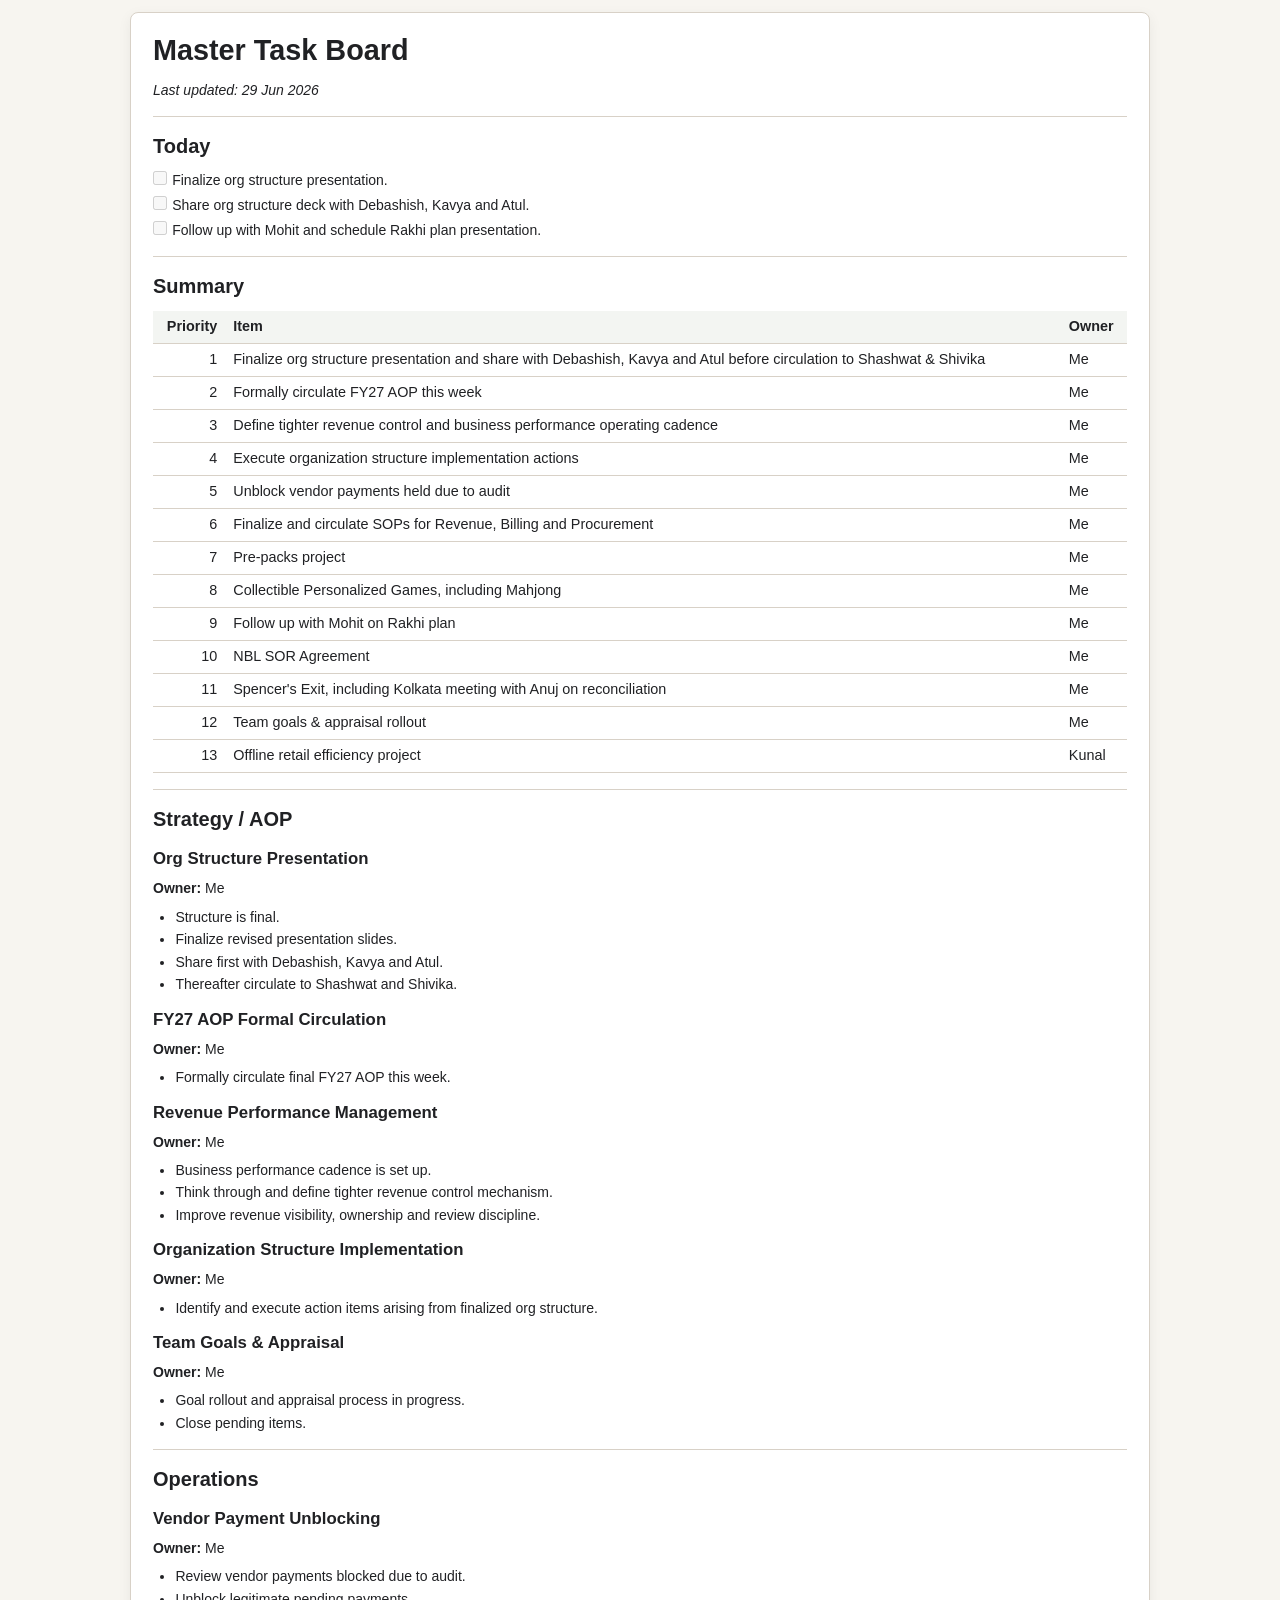
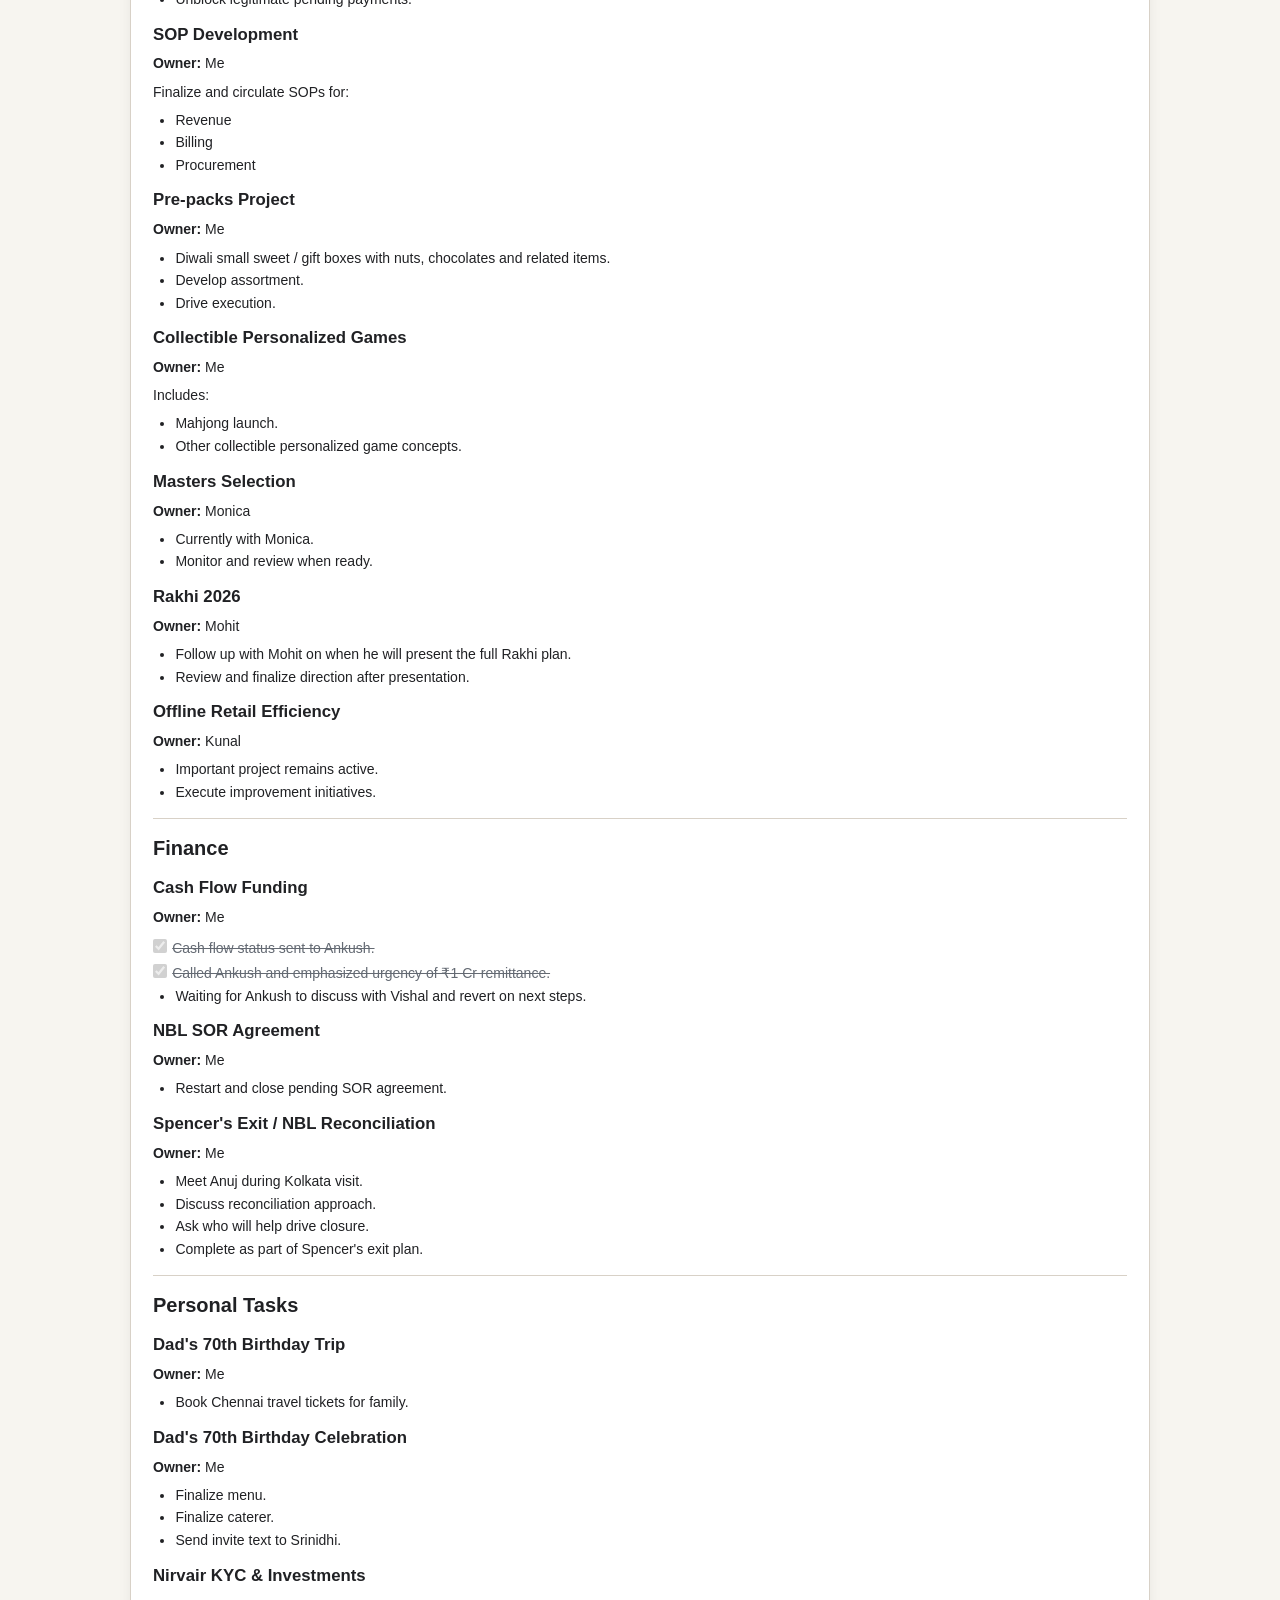
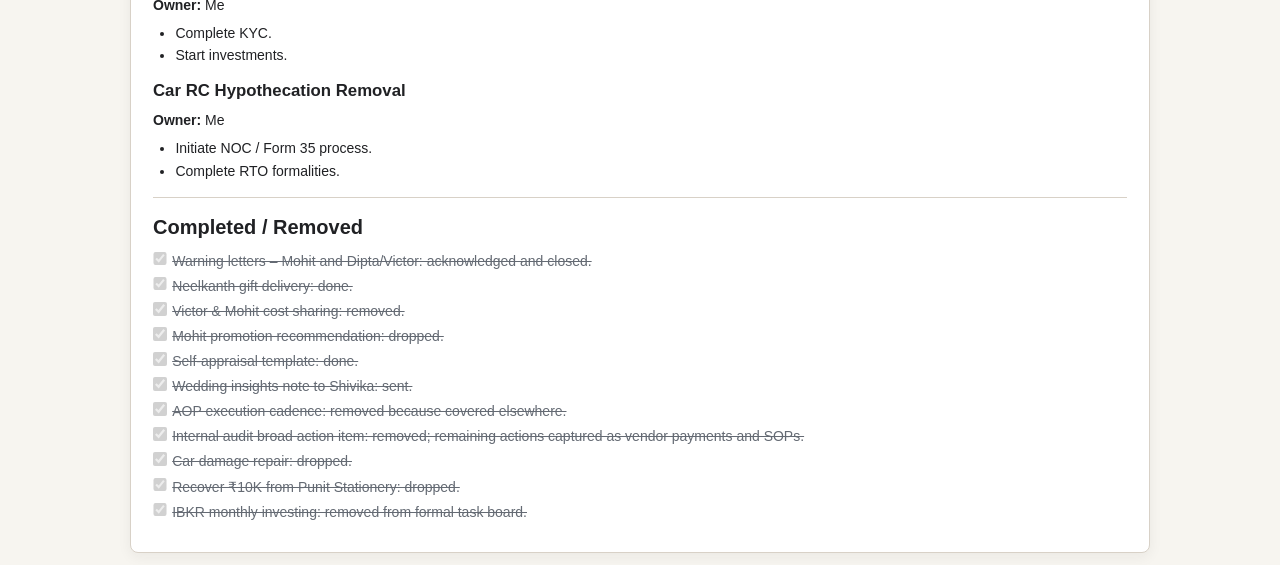
<file: index.html>
<!doctype html>
<html lang="en">
  <head>
    <meta charset="utf-8">
    <meta name="viewport" content="width=device-width, initial-scale=1">
    <title>Task Board</title>
    <style>
      :root {
        color-scheme: light;
        --bg: #f7f5f0;
        --panel: #ffffff;
        --ink: #202124;
        --muted: #646a73;
        --line: #d8d1c7;
        --accent: #176f68;
        --shadow: 0 10px 24px rgba(32, 33, 36, 0.08);
      }

      * {
        box-sizing: border-box;
      }

      body {
        margin: 0;
        min-height: 100vh;
        background: var(--bg);
        color: var(--ink);
        font-size: 14px;
        font-family: Arial, Helvetica, sans-serif;
      }

      main {
        width: min(1020px, calc(100vw - 24px));
        margin: 0 auto;
        padding: 12px 0;
      }

      h1,
      h2,
      h3 {
        letter-spacing: 0;
      }

      h1 {
        margin: 0;
        font-size: 2rem;
      }

      article {
        border: 1px solid var(--line);
        border-radius: 8px;
        background: var(--panel);
        box-shadow: 0 4px 14px rgba(32, 33, 36, 0.06);
        padding: 18px 22px;
        line-height: 1.38;
      }

      article h1,
      article h2,
      article h3 {
        margin: 0.8em 0 0.35em;
      }

      article h1:first-child,
      article h2:first-child,
      article h3:first-child {
        margin-top: 0;
      }

      article h1 {
        font-size: 1.8rem;
      }

      article h2 {
        font-size: 1.25rem;
      }

      article h3 {
        font-size: 1.05rem;
      }

      article p {
        margin: 0.55rem 0;
      }

      article ul {
        padding-left: 1.4rem;
        margin: 0.45rem 0 0.75rem;
      }

      article li {
        margin: 0.2rem 0;
      }

      article li.task-item {
        list-style: none;
      }

      article li.task-item input {
        margin-left: -1.4rem;
      }

      article hr {
        height: 1px;
        margin: 1rem 0;
        border: 0;
        background: var(--line);
      }

      .table-wrap {
        width: 100%;
        overflow-x: auto;
        margin: 0.65rem 0 1rem;
      }

      table {
        width: 100%;
        border-collapse: collapse;
        font-size: 0.9rem;
      }

      th,
      td {
        border-bottom: 1px solid var(--line);
        padding: 0.38rem 0.5rem;
        text-align: left;
        vertical-align: top;
      }

      th {
        background: #f3f5f2;
        font-weight: 700;
      }

      article code {
        border-radius: 4px;
        background: #eef1ef;
        padding: 0.1rem 0.25rem;
        font-family: Consolas, "Liberation Mono", monospace;
      }

      input[type="checkbox"] {
        margin-right: 0.35rem;
        width: 0.85rem;
        height: 0.85rem;
      }

      .task-complete {
        color: var(--muted);
        text-decoration: line-through;
      }

      .status {
        color: var(--muted);
      }
    </style>
  </head>
  <body>
    <main>
      <article id="taskBoard" aria-live="polite">
        <p class="status">Loading task board...</p>
      </article>
    </main>

    <script>
      const taskBoard = document.querySelector("#taskBoard");

      function escapeHtml(value) {
        return value
          .replaceAll("&", "&amp;")
          .replaceAll("<", "&lt;")
          .replaceAll(">", "&gt;")
          .replaceAll('"', "&quot;")
          .replaceAll("'", "&#039;");
      }

      function renderInline(markdown) {
        return escapeHtml(markdown)
          .replace(/`([^`]+)`/g, "<code>$1</code>")
          .replace(/\*\*([^*]+)\*\*/g, "<strong>$1</strong>")
          .replace(/__([^_]+)__/g, "<strong>$1</strong>")
          .replace(/_([^_]+)_/g, "<em>$1</em>")
          .replace(/\*([^*]+)\*/g, "<em>$1</em>");
      }

      function isTableSeparator(line) {
        return /^\s*\|?\s*:?-{3,}:?\s*(\|\s*:?-{3,}:?\s*)+\|?\s*$/.test(line);
      }

      function isTableRow(line) {
        return line.trim().startsWith("|") && line.trim().endsWith("|");
      }

      function parseTableCells(line) {
        return line
          .trim()
          .replace(/^\|/, "")
          .replace(/\|$/, "")
          .split("|")
          .map((cell) => cell.trim());
      }

      function parseAlignments(separatorLine) {
        return parseTableCells(separatorLine).map((cell) => {
          const left = cell.startsWith(":");
          const right = cell.endsWith(":");

          if (left && right) {
            return "center";
          }

          if (right) {
            return "right";
          }

          return "left";
        });
      }

      function renderTable(lines, startIndex) {
        const headers = parseTableCells(lines[startIndex]);
        const alignments = parseAlignments(lines[startIndex + 1]);
        const rows = [];
        let index = startIndex + 2;

        while (index < lines.length && isTableRow(lines[index])) {
          rows.push(parseTableCells(lines[index]));
          index += 1;
        }

        const head = headers
          .map((header, cellIndex) => {
            const align = alignments[cellIndex] || "left";
            return `<th style="text-align: ${align}">${renderInline(header)}</th>`;
          })
          .join("");
        const body = rows
          .map((row) => {
            const cells = headers
              .map((_, cellIndex) => {
                const align = alignments[cellIndex] || "left";
                return `<td style="text-align: ${align}">${renderInline(row[cellIndex] || "")}</td>`;
              })
              .join("");

            return `<tr>${cells}</tr>`;
          })
          .join("");

        return {
          html: `<div class="table-wrap"><table><thead><tr>${head}</tr></thead><tbody>${body}</tbody></table></div>`,
          nextIndex: index
        };
      }

      function renderMarkdown(markdown) {
        const lines = markdown.split(/\r?\n/);
        const html = [];
        let inList = false;

        function closeList() {
          if (inList) {
            html.push("</ul>");
            inList = false;
          }
        }

        for (let index = 0; index < lines.length; index += 1) {
          const line = lines[index];

          if (!line.trim()) {
            closeList();
            continue;
          }

          if (/^\s*-{3,}\s*$/.test(line)) {
            closeList();
            html.push("<hr>");
            continue;
          }

          if (isTableRow(line) && index + 1 < lines.length && isTableSeparator(lines[index + 1])) {
            closeList();
            const table = renderTable(lines, index);
            html.push(table.html);
            index = table.nextIndex - 1;
            continue;
          }

          const heading = line.match(/^(#{1,3})\s+(.+)$/);
          if (heading) {
            closeList();
            html.push(`<h${heading[1].length}>${renderInline(heading[2])}</h${heading[1].length}>`);
            continue;
          }

          const task = line.match(/^-\s+\[( |x|X)\]\s+(.+)$/);
          if (task) {
            if (!inList) {
              html.push("<ul>");
              inList = true;
            }

            const checked = task[1].toLowerCase() === "x";
            const className = checked ? ' class="task-item task-complete"' : ' class="task-item"';
            const checkbox = `<input type="checkbox" disabled${checked ? " checked" : ""}>`;
            html.push(`<li${className}>${checkbox}${renderInline(task[2])}</li>`);
            continue;
          }

          const bullet = line.match(/^-\s+(.+)$/);
          if (bullet) {
            if (!inList) {
              html.push("<ul>");
              inList = true;
            }

            html.push(`<li>${renderInline(bullet[1])}</li>`);
            continue;
          }

          closeList();
          html.push(`<p>${renderInline(line)}</p>`);
        }

        closeList();
        return html.join("");
      }

      fetch("TASK_BOARD.md", { cache: "no-store" })
        .then((response) => {
          if (!response.ok) {
            throw new Error("Could not load TASK_BOARD.md.");
          }

          return response.text();
        })
        .then((markdown) => {
          taskBoard.innerHTML = renderMarkdown(markdown);
        })
        .catch((error) => {
          taskBoard.innerHTML = `<p class="status">${escapeHtml(error.message)}</p>`;
        });
    </script>
  </body>
</html>
</file>
